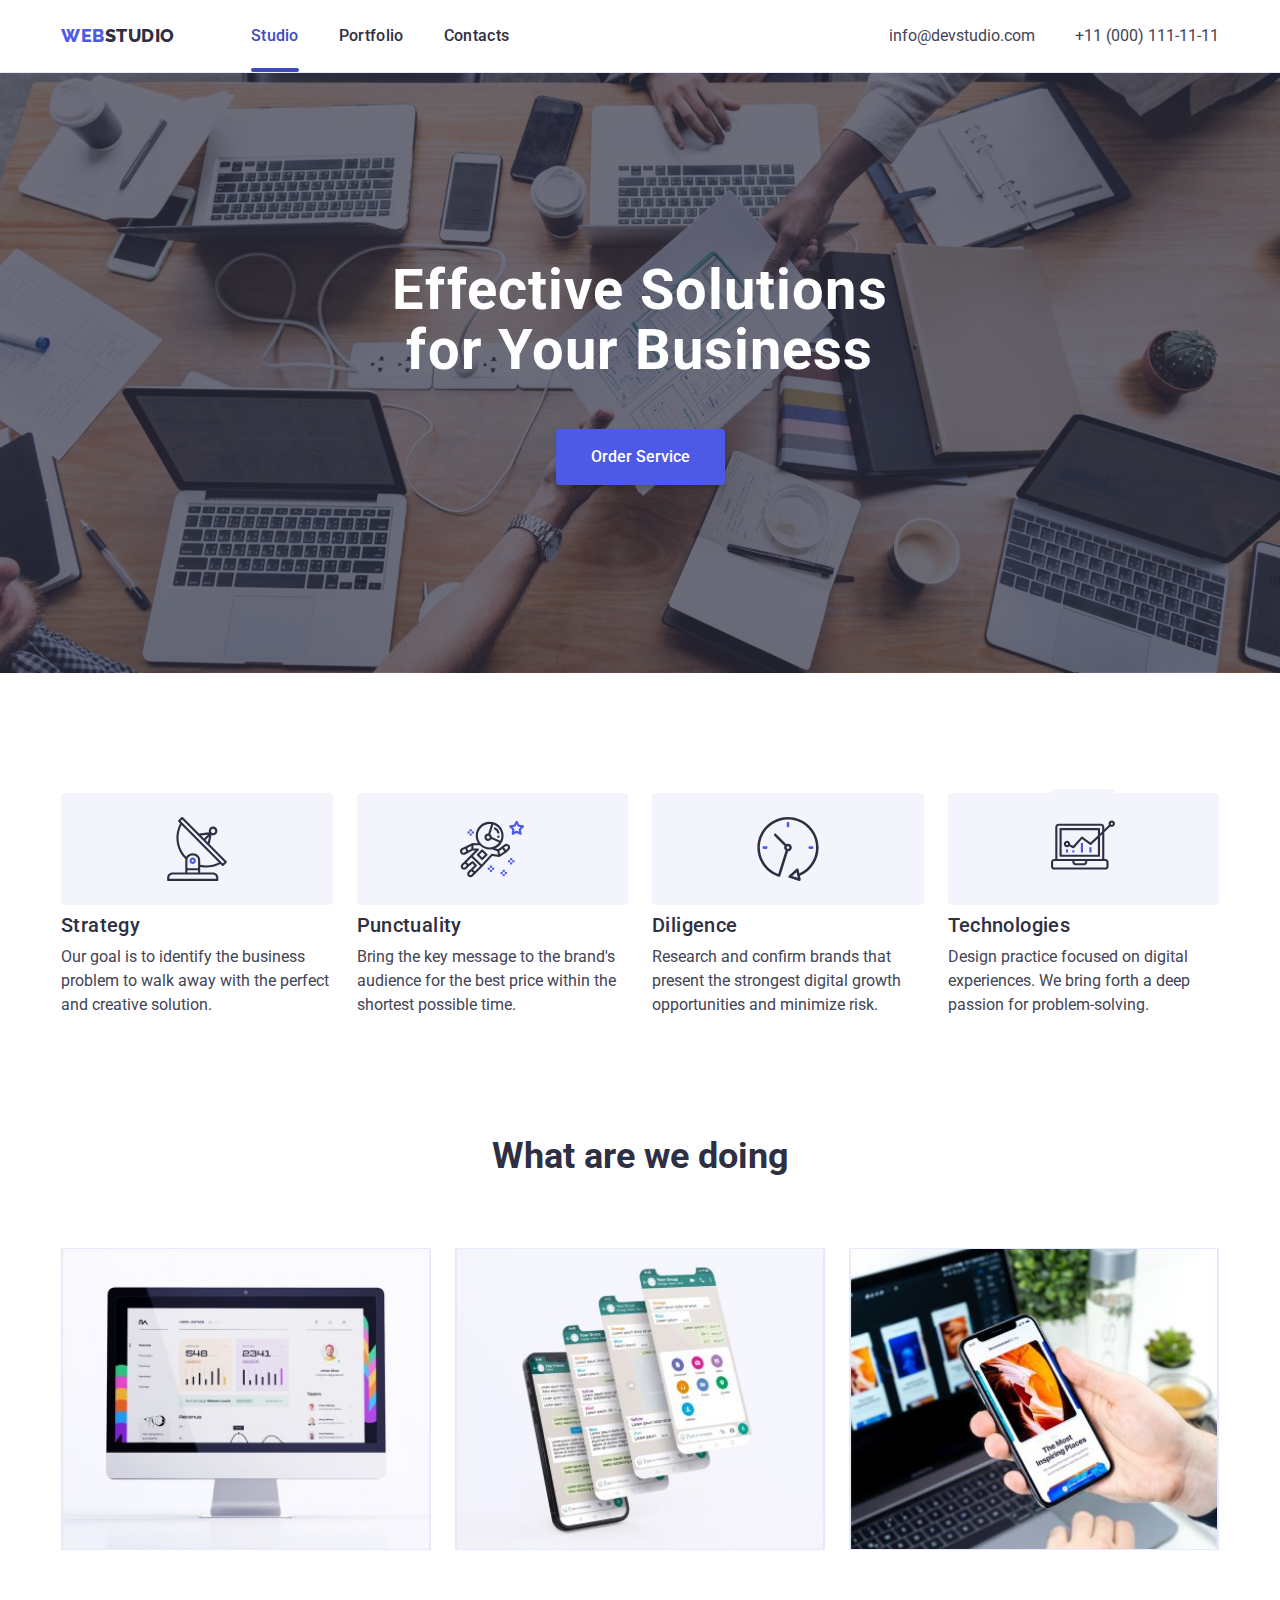
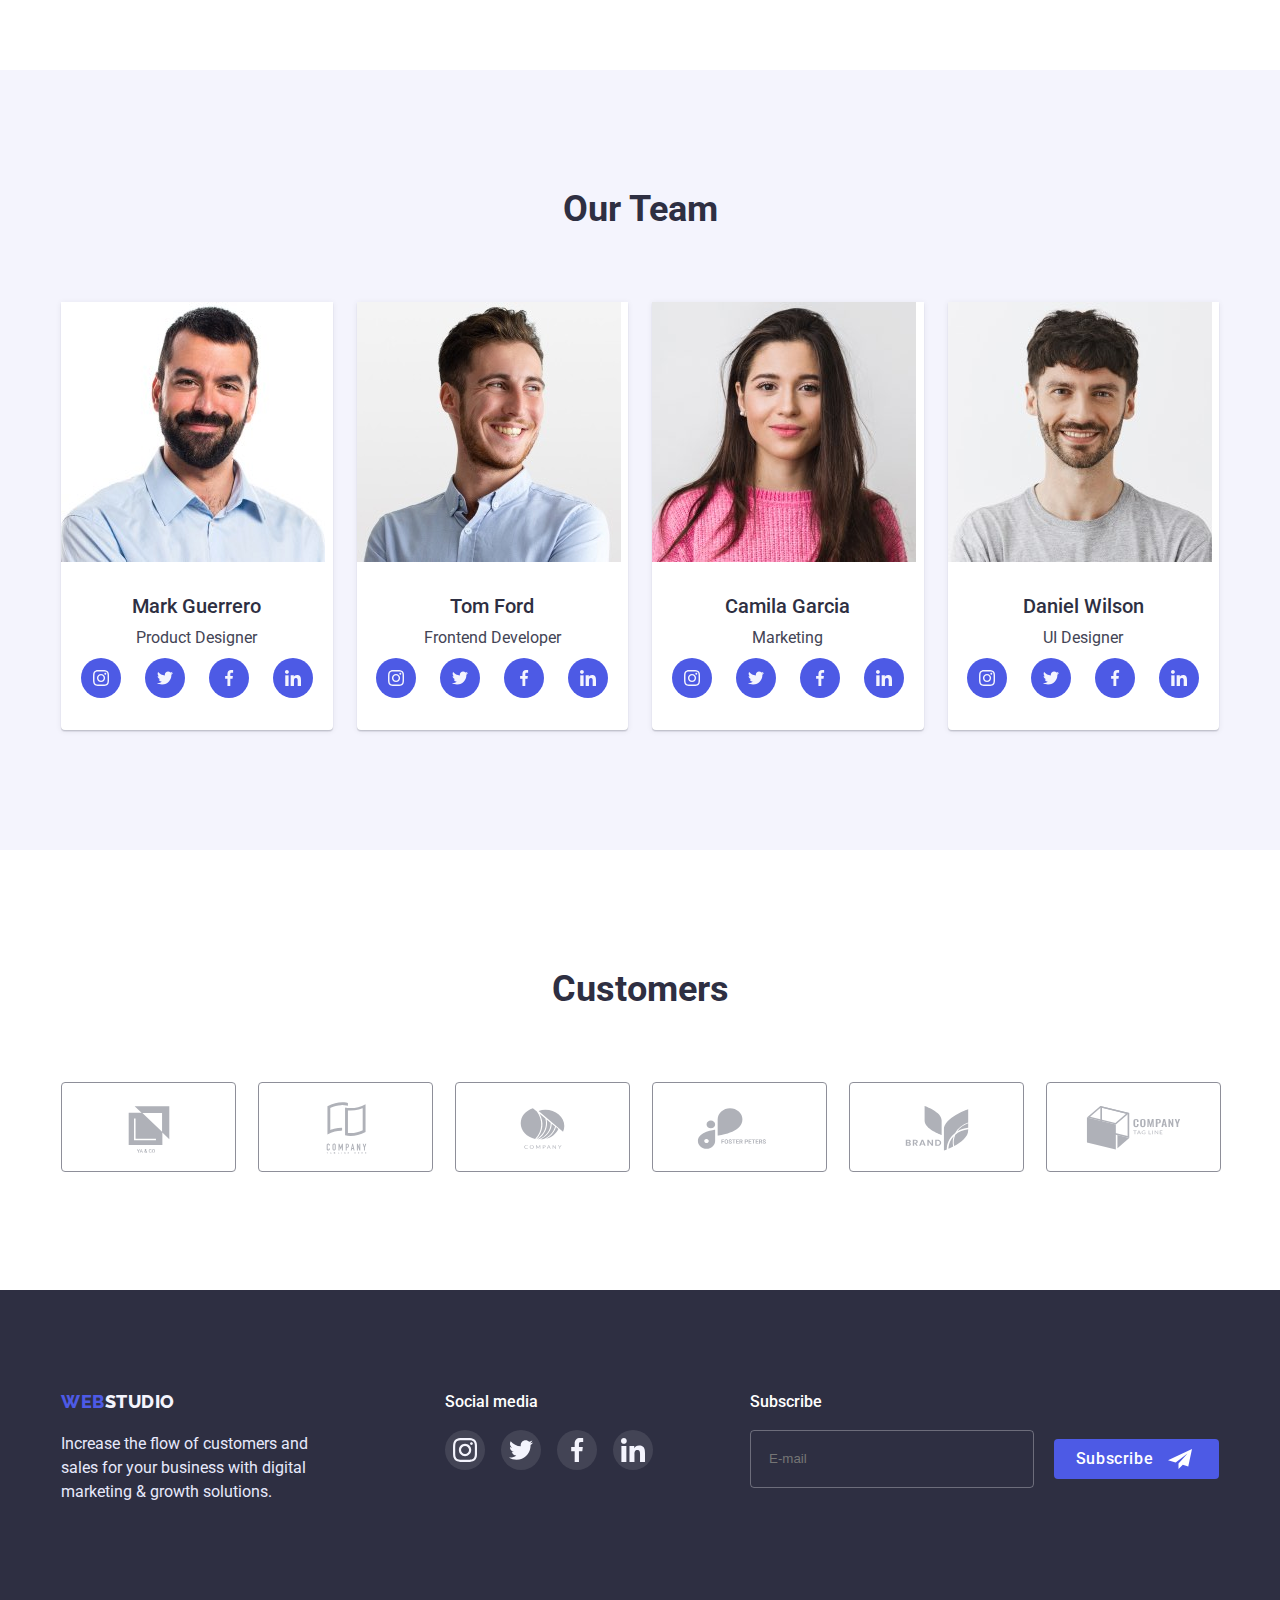
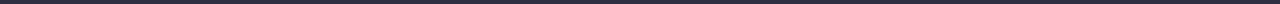
<file: index.html>
<!DOCTYPE html>
<html lang="en">
<head>
    <meta charset="UTF-8">
    <meta http-equiv="X-UA-Compatible" content="IE=edge">
    <meta name="viewport" content="width=device-width, initial-scale=1.0">
    <title>WebStudio</title>
 
    <!-- Fonts -->
    <link rel="preconnect" href="https://fonts.googleapis.com">
<link rel="preconnect" href="https://fonts.gstatic.com" crossorigin>
<link href="https://fonts.googleapis.com/css2?family=Raleway:wght@800&family=Roboto:wght@400;500;700&display=swap" 
rel="stylesheet"> 

    <!-- Styles -->
    <link rel="stylesheet" href="https://cdnjs.cloudflare.com/ajax/libs/modern-normalize/1.1.0/modern-normalize.min.css" 
    integrity="sha512-wpPYUAdjBVSE4KJnH1VR1HeZfpl1ub8YT/NKx4PuQ5NmX2tKuGu6U/JRp5y+Y8XG2tV+wKQpNHVUX03MfMFn9Q==" 
    crossorigin="anonymous" referrerpolicy="no-referrer" 
    />
    <link rel="stylesheet" href="./css/styles.css">
</head>
<body>

<header class="page-heder" >
<div class="container">
<div class="header-container">
<nav class="header-nav">
   <a href="./index.html" 
       class="logo-first">Web<span  
       class="logo-second">Studio</span>
   </a>     
    <ul class="header-menu">
          <li><a class="menu-studio" href="index.html">Studio</a></li>
          <li><a class="menu-nav" href="portfolio.html">Portfolio</a></li>
          <li><a class="menu-nav" href="">Contacts</a></li>
    </ul>
</nav>
 <address>
          <ul class="header-menu" >
              <li ><a class="box-address" href="mailto:info@devstudio.com">info@devstudio.com</a></li>
              <li ><a class="box-address" href="tel:+110001111111">+11 (000) 111-11-11</a></li>
          </ul>     
</address>
</div>
</div> 
</header>
<main>
<section class="hero-section"> 
  <div class="container">
   <h1 class="hero-title">Effective Solutions for Your Business</h1>
   <button  class="button" type="button" data-modal-open>Order Service</button>
  </div>
</section>  
<!-- 3 частина багато тексту -->  
<section class="section">
  <div class="container">
   <h2 class="studio">Studio</h2>
   <ul class="hero-uk">
         <li class="about-text">
           <div class="social-link">
               <svg class="image-svg">
                  <use href="./images/icons.svg#icon-antenna"></use>
               </svg>

           </div>
            <h3 class="section-subtitle">Strategy</h3>
            <p class="section-text">Our goal is to identify the business problem to walk away with the perfect and creative solution.</p>
         </li>
         <li class="about-text">
         <div class="social-link">
               <svg class="image-svg">
                  <use href="./images/icons.svg#icon-astronaut"></use>
               </svg>

            </div>
            <h3 class="section-subtitle">Punctuality</h3>
            <p class="section-text">Bring the key message to the brand's audience for the best price within the shortest possible time.</p>
         </li>
         <li class="about-text"> 
            <div class="social-link">
               <svg class="image-svg">
                  <use href="./images/icons.svg#icon-clock"></use>
               </svg>

            </div>
            <h3 class="section-subtitle">Diligence</h3>
            <p class="section-text">Research and confirm brands that present the strongest digital growth opportunities and minimize risk.</p>
         </li> 
         <li class="about-text">
            <div class="social-link">
            <a class="social-link">
               <svg class="image-svg">
                  <use href="./images/icons.svg#icon-diagram"></use>
               </svg>
            </a>
         </div>
            <h3 class="section-subtitle">Technologies</h3>
            <p class="section-text">Design practice focused on digital experiences. We bring forth a deep passion for problem-solving.</p>
         </li> 
      </ul>
   </div>
</section>
<section class="section-many-texst">
   <div class="container">
      <h2 class="slogan-images">What are we doing</h2>

      <ul class="picture list">
        <li class="images-comp"><img src="./images/img1.jpg" alt="Computer" width="360" height="300"></li>
        <li class="images-comp"><img src="./images/img2.jpg" alt="notification to the phone" width="360" height="300"></li>
        <li class="images-comp"><img src="./images/img3.jpg" alt="photo to phone" width="360" height="300"></li>
      </ul>
   </div>
</section>
<section class="page-aside">
   <div class="container">
    <h2 class="h-second-aside">Our Team</h2>
    <ul class="masters-list">
      <li class="box-aside">  
         <img class="foto-master" src="./images/team1.jpg" alt="img1" width="264" height="260" />
         <div class="master">
         <h3 class="team-aside">Mark Guerrero</h3>
            <p class="content-aside">Product Designer</p>
            <!-- социал сети -->
            <ul class="social-list">
               <li class="social-box">
                  <a class="link-soc" href="#">
                     <svg class="social-images">
                       <use href="./images/icons.svg#icon-instagram"></use> 
                     </svg>
                  </a>
               </li>
               <li class="social-box">
                  <a class="link-soc" href="#">
                     <svg class="social-images">
                       <use href="./images/icons.svg#icon-twitter"></use> 
                     </svg>
                  </a>
               </li>
               <li class="social-box">
                  <a class="link-soc" href="#">
                     <svg class="social-images">
                       <use href="./images/icons.svg#icon-facebook"></use> 
                     </svg>
                  </a>
               </li>
               <li class="social-box">
                  <a class="link-soc" href="#">
                     <svg class="social-images">
                       <use href="./images/icons.svg#icon-linkedin"></use> 
                     </svg>
                  </a>
               </li>
            </ul>
         </div>
      </li>
      <li class="box-aside">      
         <img class="foto-master" src="./images/team2.jpg" alt="img2" width="264" height="260" /> 
         <div class="master">
         <h3 class="team-aside">Tom Ford</h3> 
             <p class="content-aside">Frontend Developer</p>
            <ul class="social-list">
               <li class="social-box">
                  <a class="link-soc" href="#">
                     <svg class="social-images">
                        <use href="./images/icons.svg#icon-instagram"></use>
                     </svg>
                  </a>
               </li>
               <li class="social-box">
                  <a class="link-soc" href="#">
                     <svg class="social-images">
                        <use href="./images/icons.svg#icon-twitter"></use>
                     </svg>
                  </a>
               </li>
               <li class="social-box">
                  <a class="link-soc" href="#">
                     <svg class="social-images">
                        <use href="./images/icons.svg#icon-facebook"></use>
                     </svg>
                  </a>
               </li>
               <li class="social-box">
                  <a class="link-soc" href="#">
                     <svg class="social-images">
                        <use href="./images/icons.svg#icon-linkedin"></use>
                     </svg>
                  </a>
               </li>
            </ul>
          </div>
      </li>
      <li class="box-aside">    
         <img class="foto-master" src="./images/team3.jpg" alt=“img3” width="264" height="260" />
         <div class="master">
         <h3 class="team-aside">Camila Garcia</h3> 
             <p class="content-aside">Marketing</p>
            <ul class="social-list">
               <li class="social-box">
                  <a class="link-soc" href="#">
                     <svg class="social-images">
                        <use href="./images/icons.svg#icon-instagram"></use>
                     </svg>
                  </a>
               </li>
               <li class="social-box">
                  <a class="link-soc" href="#">
                     <svg class="social-images">
                        <use href="./images/icons.svg#icon-twitter"></use>
                     </svg>
                  </a>
               </li>
               <li class="social-box">
                  <a class="link-soc" href="#">
                     <svg class="social-images">
                        <use href="./images/icons.svg#icon-facebook"></use>
                     </svg>
                  </a>
               </li>
               <li class="social-box">
                  <a class="link-soc" href="#">
                     <svg class="social-images">
                        <use href="./images/icons.svg#icon-linkedin"></use>
                     </svg>
                  </a>
               </li>
            </ul>
          </div>
      </li>
      <li class="box-aside">
          <img class="foto-master" src="./images/team4.jpg" alt="img4" width="264" height="260" />
          <div class="master">
          <h3 class="team-aside">Daniel Wilson</h3>
             <p class="content-aside">UI Designer</p>
            <ul class="social-list">
               <li class="social-box">
                  <a class="link-soc" href="#">
                     <svg class="social-images">
                        <use href="./images/icons.svg#icon-instagram"></use>
                     </svg>
                  </a>
               </li>
               <li class="social-box">
                  <a class="link-soc" href="#">
                     <svg class="social-images">
                        <use href="./images/icons.svg#icon-twitter"></use>
                     </svg>
                  </a>
               </li>
               <li class="social-box">
                  <a class="link-soc" href="#">
                     <svg class="social-images">
                        <use href="./images/icons.svg#icon-facebook"></use>
                     </svg>
                  </a>
               </li>
               <li class="social-box">
                  <a class="link-soc" href="#">
                     <svg class="social-images">
                        <use href="./images/icons.svg#icon-linkedin"></use>
                     </svg>
                  </a>
               </li>
            </ul>
         </div>
      </li>
    </ul> 
   </div>   
</section>
<!-- customers  -->
<section class="section-meni-text">
<div class="container">
<h2 class="name-box">Customers</h2>

<ul class="list-customer">
<li class="box-custom">
   <a href class="link-cust" >
      <svg class="imag-cust">
         <use href="./images/icons.svg#icon-Logo-one"></use>
      </svg>
   </a>
</li>
<li class="box-custom">
   <a class="link-cust" href="#">
      <svg class="imag-cust">
         <use href="./images/icons.svg#icon-Logo-two"></use>
      </svg>
   </a>
</li>
<li class="box-custom">
   <a class="link-cust" href="#">
      <svg class="imag-cust">
         <use href="./images/icons.svg#icon-Logo-three"></use>
      </svg>
   </a>
</li>
<li class="box-custom">
   <a class="link-cust" href="#">
      <svg class="imag-cust">
         <use href="./images/icons.svg#icon-Logo-four"></use>
      </svg>
   </a>
</li>
<li class="box-custom">
   <a class="link-cust" href="#">
      <svg class="imag-cust">
         <use href="./images/icons.svg#icon-Logo-five"></use>
      </svg>
   </a>
</li>
<li class="box-custom">
   <a class="link-cust" href="#">
      <svg class="imag-cust">
         <use href="./images/icons.svg#icon-Logo-six"></use>
      </svg>
   </a>
</li>

</ul>
</div>
</section>
</main>
          <!-- Baner -->
  <footer class="page-footer">
   <div class="container footer">
      <div class="future-title">
    <a href="./index.html" 
    class="logo-first">Web<span  
    class="logo-third">Studio</span></a>     
     <p class="footer-slogan">Increase the flow of customers and sales 
        for your business with digital marketing & growth solutions.
      </p>  
   </div> 

  

   <div class="footer-media">
   <h3 class="social-word">Social media</h3>
   <ul class="box-media">
      <li class="social-media">
         <a class="link-media" href="#">
            <svg class="imag-media">
               <use href="./images/icons.svg#icon-instagram"></use>
            </svg>
         </a>
      </li>
      <li class="social-media">
         <a class="link-media" href="#">
            <svg class="imag-media">
               <use href="./images/icons.svg#icon-twitter"></use>
            </svg>
         </a>
      </li>
      <li class="social-media">
         <a class="link-media" href="#">
            <svg class="imag-media">
               <use href="./images/icons.svg#icon-facebook"></use>
            </svg>
         </a>
      </li>
      <li class="social-media">
         <a class="link-media" href="#">
            <svg class="imag-media">
               <use href="./images/icons.svg#icon-linkedin"></use>
            </svg>
         </a>
      </li>
   </ul>
   </div>
   
   <!-- Subscribe   -->


   <form class="subtitle-box" name="subscribe">
      <h3 class="subtitle-footer">Subscribe</h3>
                                     
      <div class="box-button-sub">
     <input class="content-email" type="email" name="users-email" id="users-email" placeholder="E-mail" required />
         <button type="submit" class="button-subs">Subscribe
            <svg class="telegram">
               <use href="./images/icons.svg#icon-frame"></use>
            </svg>
         </button>
         </div>
   
   </form>
   </div>
    

  </footer>
  <!-- modal  -->

 
  <div class="backdrop is-hidden" data-modal>
   <div class="modal">
      <button class="modal-close" type="button" data-modal-close>
      <svg class="icon-close" width="8" height="8">
       <use href="./images/icons.svg#icon-close-black"></use>
      </svg>
      </button>
      

<div class="your-contact">
   <h2 class="box-contact">
      Leave your contacts and we will call you back
   </h2>
</div>

<form class="form">


   <label class="form-label-name" for="user-name">
   <span class="span-contact">Name</span>
   <div class="input-form">
      <input class="content" type="text" name="user-name" id="user-name" required autofocus />
      <svg class="icon-form" width="18" height="24px">
         <use href="./images/icons.svg#icon-person-black"></use>
      </svg>
   </div>
</label>


   <label class="form-label-phone" for="user-phone">
      <span class="span-contact">Phone</span>
   <div class="input-form">
      <input class="content" type="tel" name="user-phone" id="user-phone" required />
      <svg class="icon-form" width="18" height="24px">
         <use href="./images/icons.svg#icon-phone-black"></use>
      </svg>
   </div>
   </label>


   <label class="form-label-email" for="user-email">
      <span class="span-contact">Email</span>
   <div class="input-form">
      <input class="content" type="email" name="user-email" id="user-email" required />
      <svg class="icon-form" width="18" height="24px">
         <use href="./images/icons.svg#icon-email-black"></use>
      </svg>
   </div>
   </label>

   <label class="form-label-coment" for="user-coment">
      <span class="span-contact">Comment</span>
   <textarea class="form-input" name="user-coment" id="user-coment" placeholder="Text input"></textarea>
</label>
  

   <div class="privacy-policy">
      <input class="visually-hidden-pol visually-hidden" type="checkbox" name="privacy-policy" value="privacy-policy"
         id="privacy-policy" required />

      <label for="privacy-policy" class="type-polic">
      <span>I accept the terms and conditions of the <a class="priv-pol" href="">Privacy Policy</a>
      </span></label>
   </div>


   <div class="button-coment">
      <button type="submit" class="btn-form">Send</button>
   </div>

</form>
</div>
</div>

      
  <script src="./js/modal.js"></script>
 </body>
</html>
</file>
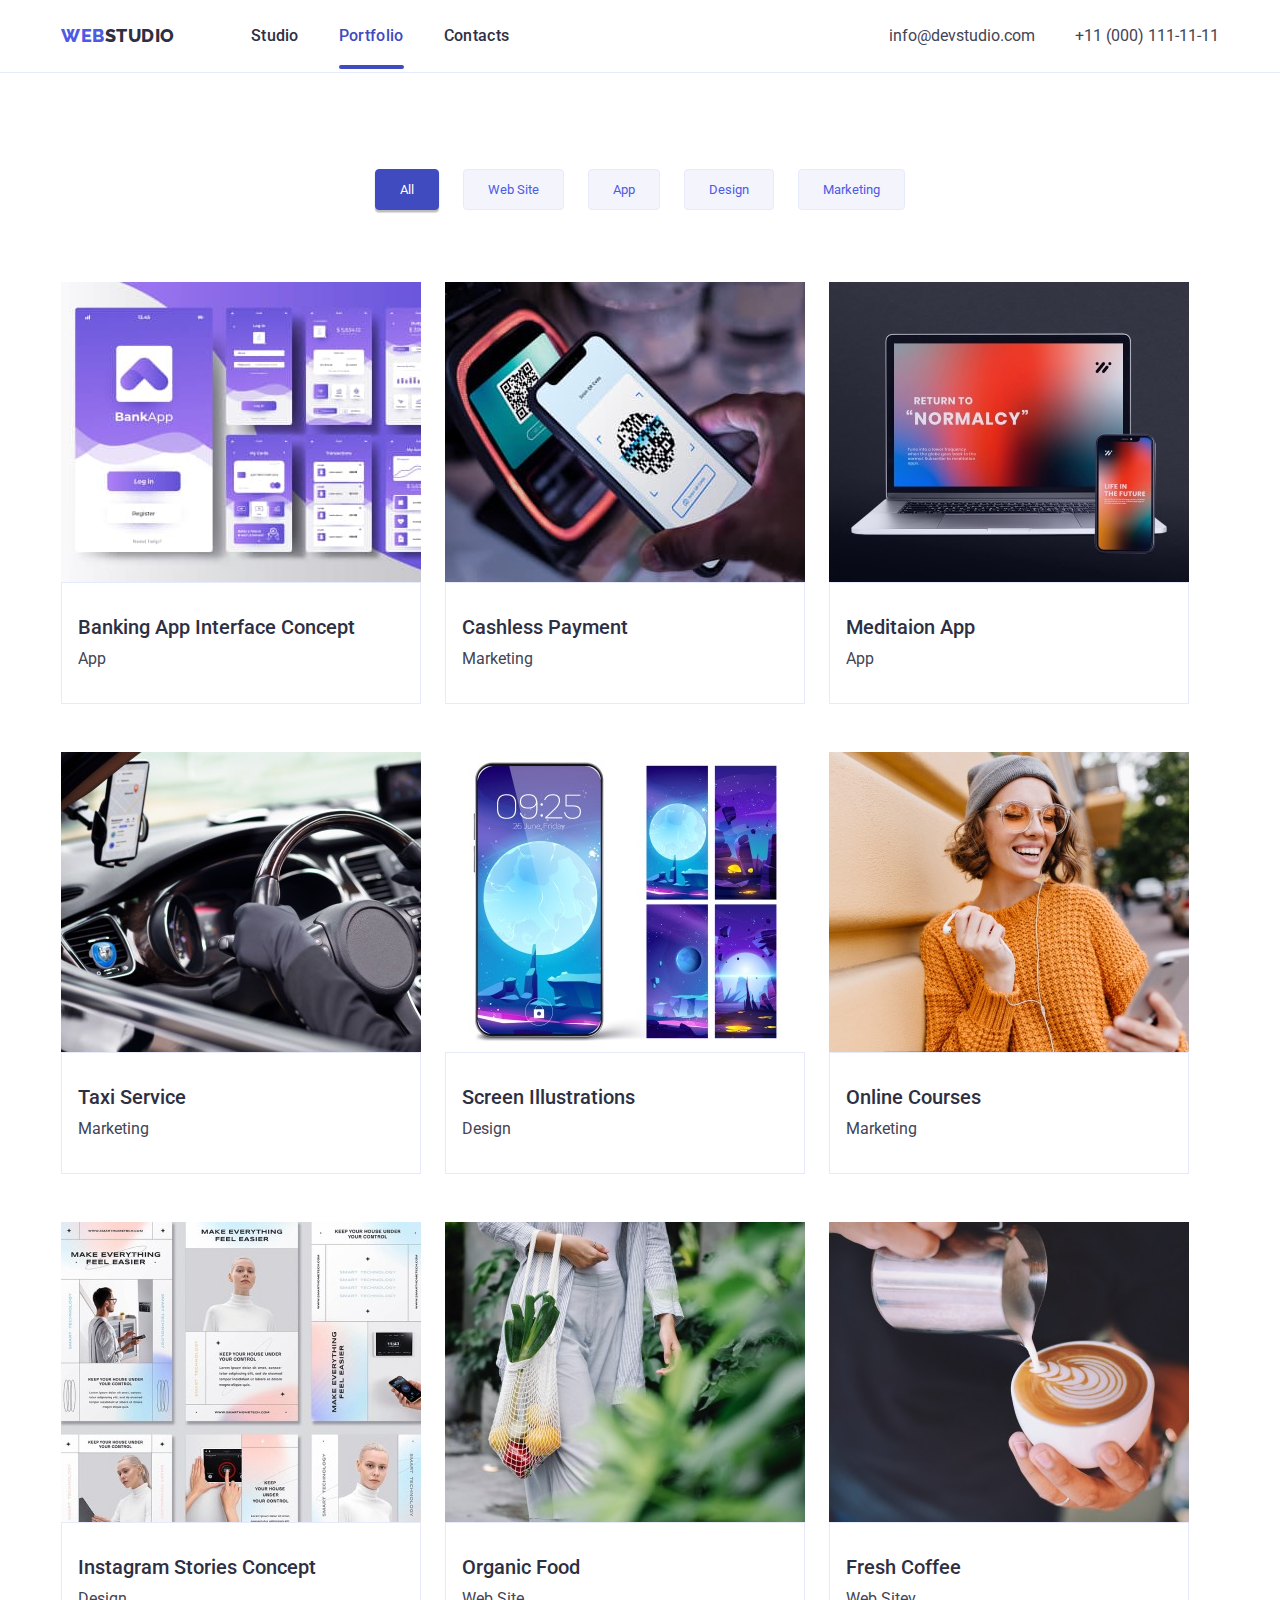
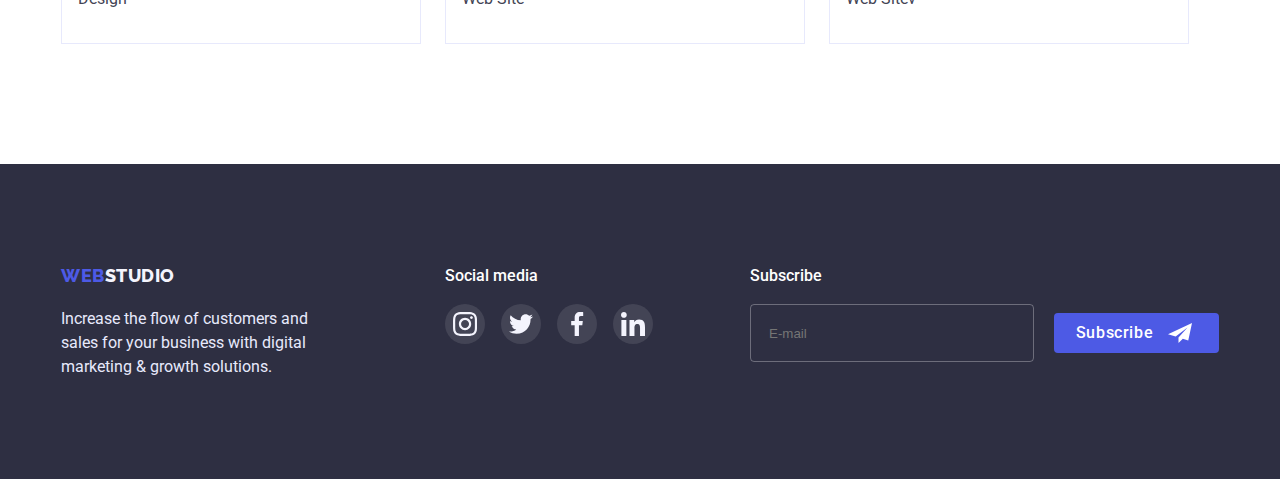
<file: portfolio.html>
<!DOCTYPE html>
<html lang="en">
<head>
    <meta charset="UTF-8">
    <meta http-equiv="X-UA-Compatible" content="IE=edge">
    <meta name="viewport" content="width=device-width, initial-scale=1.0">
    <title>WebStudio</title>

    <!-- Fonts -->
    <link rel="preconnect" href="https://fonts.googleapis.com">
<link rel="preconnect" href="https://fonts.gstatic.com" crossorigin>
<link href="https://fonts.googleapis.com/css2?family=Raleway:wght@800&family=Roboto:wght@400;500;700&display=swap" 
rel="stylesheet">
 
    <!-- Styles -->
    <link rel="stylesheet" href="https://cdnjs.cloudflare.com/ajax/libs/modern-normalize/1.1.0/modern-normalize.min.css" 
    integrity="sha512-wpPYUAdjBVSE4KJnH1VR1HeZfpl1ub8YT/NKx4PuQ5NmX2tKuGu6U/JRp5y+Y8XG2tV+wKQpNHVUX03MfMFn9Q==" 
    crossorigin="anonymous" referrerpolicy="no-referrer" 
    />
    <link rel="stylesheet" href="./css/styles.css">
</head>
<body>

      <header class="page-heder" >
     <div class="container">
     <div class="header-container">
      <nav class="header-nav">
         <a href="./index.html" 
         class="logo-first">Web<span  
         class="logo-second">Studio</span>
      </a>     
         <ul class="header-menu">
            <li><a class="site-nav" href="index.html">Studio</a></li>
            <li><a class="site-nav-portfolio" href="portfolio.html">Portfolio</a></li>
            <li><a class="site-nav" href="">Contacts</a></li>
         </ul>
        </nav>
        <address>
            <ul class="header-menu">
                <li ><a class="box-address" href="mailto:info@devstudio.com">info@devstudio.com</a></li>
                <li ><a class="box-address" href="tel:+110001111111">+11 (000) 111-11-11</a></li>
            </ul>
        </address>
      </div>
      </header>
<main>
    <section class="portfolio-main">
      <div class="container">
     <h1 class="hero-port">portfolio</h1>
    <ul class="portfolio-content">
      <li class="button-shadow">
      <button class="button-port-all" type="button">All</button>  
    </li>
    <li class="button-shadow">
      <button class="button-port" type="button">Web Site</button>   
    </li>
    <li class="button-shadow">
      <button class="button-port" type="button">App</button>   
    </li>
    <li class="button-shadow">
      <button class="button-port" type="button">Design</button>
    </li>
    <li class="button-shadow">
      <button class="button-port" type="button">Marketing</button>
    </li>
    </ul>
    
    <ul class="picture-port">
      <li class="box-aside-port">
        <a href="#" class="program">
          <div class="master-images">
        <img class="foto-program" src="./images/img banking.jpg" alt="banking">
        <div class="master-description">
          <p class="text">
          14 Stylish and User-Friendly App Design Concepts · 
          Task Manager App · Calorie Tracker App · 
          Exotic Fruit Ecommerce App ·
          Cloud Storage App
          </p>
        </div>
        </div>
        <div class="program-pad">
         <h2 class="box-content-port">Banking App Interface Concept</h2>
         <p class="box-desc-port">App</p>
        </div>
      </a>
      </li>
      <li class="box-aside-port">
        <a href="#" class="program">
          <div class="master-images">
        <img class="foto-program" src="./images/img cashless.jpg" alt="cashless">
        <div class="master-description">
          <p class="text">
            14 Stylish and User-Friendly App Design Concepts ·
            Task Manager App · Calorie Tracker App ·
            Exotic Fruit Ecommerce App ·
            Cloud Storage App
          </p>
        </div>
        </div>
        <div class="program-pad">
         <h2 class="box-content-port">Cashless Payment</h2>
         <p class="box-desc-port">Marketing</p>
        </div>
      </a>
      </li>
      <li class="box-aside-port">
        <a href="#" class="program">
          <div class="master-images">
        <img class="foto-program" src="./images/img meditaion.jpg" alt="meditaion">
        <div class="master-description">
          <p class="text">
            14 Stylish and User-Friendly App Design Concepts ·
            Task Manager App · Calorie Tracker App ·
            Exotic Fruit Ecommerce App ·
            Cloud Storage App
          </p>
        </div>
        </div>
        <div class="program-pad">
         <h2 class="box-content-port">Meditaion App</h2>
         <p class="box-desc-port">App</p>
        </div>
      </a>
      </li> 
      <li class="box-aside-port">
        <a href="#" class="program">
          <div class="master-images">
        <img class="foto-program" src="./images/img taxi.jpg" alt="taxi">
        <div class="master-description">
          <p class="text">
            14 Stylish and User-Friendly App Design Concepts ·
            Task Manager App · Calorie Tracker App ·
            Exotic Fruit Ecommerce App ·
            Cloud Storage App
          </p>
        </div>
        </div>
        <div class="program-pad">
         <h2 class="box-content-port">Taxi Service</h2>
         <p class="box-desc-port">Marketing</p>  
        </div>  
      </a>
      </li>
      <li class="box-aside-port">
        <a href="#" class="program">
          <div class="master-images">
        <img class="foto-program" src="./images/img screen.jpg" alt="screen">
        <div class="master-description">
          <p class="text">
            14 Stylish and User-Friendly App Design Concepts ·
            Task Manager App · Calorie Tracker App ·
            Exotic Fruit Ecommerce App ·
            Cloud Storage App
          </p>
        </div>
        </div>
        <div class="program-pad">
          <h2 class="box-content-port">Screen Illustrations</h2>
          <p class="box-desc-port">Design</p>
        </div>
      </a>
      </li>
      <li class="box-aside-port">
        <a href="#" class="program">
          <div class="master-images">
        <img class="foto-program" src="./images/img courses.jpg" alt="courses">
        <div class="master-description">
          <p class="text">
            14 Stylish and User-Friendly App Design Concepts ·
            Task Manager App · Calorie Tracker App ·
            Exotic Fruit Ecommerce App ·
            Cloud Storage App
          </p>
        </div>
        </div>
        <div class="program-pad">
          <h2 class="box-content-port">Online Courses</h2>
          <p class="box-desc-port">Marketing</p>
        </div>
      </a>
      </li>
      <li class="box-aside-port">
        <a href="#" class="program">
          <div class="master-images">
        <img class="foto-program" src="./images/img instagram.jpg" alt="instagram">
        <div class="master-description">
          <p class="text">
            14 Stylish and User-Friendly App Design Concepts ·
            Task Manager App · Calorie Tracker App ·
            Exotic Fruit Ecommerce App ·
            Cloud Storage App
          </p>
        </div>
        </div>
        <div class="program-pad">
           <h2 class="box-content-port">Instagram Stories Concept</h2>
           <p class="box-desc-port">Design</p>
          </div>
        </a>
      </li>
      <li class="box-aside-port">
        <a href="#" class="program">
          <div class="master-images">
        <img class="foto-program" src="./images/img food.jpg" alt="food">
        <div class="master-description">
          <p class="text">
            14 Stylish and User-Friendly App Design Concepts ·
            Task Manager App · Calorie Tracker App ·
            Exotic Fruit Ecommerce App ·
            Cloud Storage App
          </p>
        </div>
        </div>
        <div class="program-pad">
           <h2 class="box-content-port">Organic Food</h2>
           <p class="box-desc-port">Web Site</p>
          </div>
        </a>
      </li>
      <li class="box-aside-port">
        <a href="#" class="program">
          <div class="master-images">
        <img class="foto-program" src="./images/img coffee.jpg" alt="coffee">
        <div class="master-description">
          <p class="text">
            14 Stylish and User-Friendly App Design Concepts ·
            Task Manager App · Calorie Tracker App ·
            Exotic Fruit Ecommerce App ·
            Cloud Storage App
          </p>
        </div>
        </div>
        <div class="program-pad">
          <h2 class="box-content-port">Fresh Coffee</h2>
          <p class="box-desc-port">Web Sitev</p>
        </div>
      </a>
      </li>
    </ul>

  </div>
    </section>
  
</main>
          <!-- Baner -->
  <footer class="page-footer">    
    <div class="container footer"> 
      <div class="future-title"> 
   <a href="./index.html" 
   class="logo-first">Web<span  
   class="logo-third">Studio</span></a>     
     <p class="footer-slogan">Increase the flow of customers and 
      sales for your business with digital marketing
       & growth solutions.
      </p> 
      </div>
      <div class="footer-media">
        <h3 class="social-word">Social media</h3>
        <ul class="box-media">
          <li class="social-media">
            <a class="link-media" href="#">
              <svg class="imag-media">
                <use href="./images/icons.svg#icon-instagram"></use>
              </svg>
            </a>
          </li>
          <li class="social-media">
            <a class="link-media" href="#">
              <svg class="imag-media">
                <use href="./images/icons.svg#icon-twitter"></use>
              </svg>
            </a>
          </li>
          <li class="social-media">
            <a class="link-media" href="#">
              <svg class="imag-media">
                <use href="./images/icons.svg#icon-facebook"></use>
              </svg>
            </a>
          </li>
          <li class="social-media">
            <a class="link-media" href="#">
              <svg class="imag-media">
                <use href="./images/icons.svg#icon-linkedin"></use>
              </svg>
            </a>
          </li>
        </ul>
      </div>
       
       <!-- Subscribe -->
      <form class="subtitle-box" name="subscribe">
        <h3 class="subtitle-footer">Subscribe</h3>
      
        <div class="box-button-sub">
          <input class="content-email" type="email" name="users-email" id="users-email" placeholder="E-mail" required />
          <button type="submit" class="button-subs">Subscribe
            <svg class="telegram">
              <use href="./images/icons.svg#icon-frame"></use>
            </svg>
          </button>
        </div>
        </span>
      
      </form>
  
      </div>
    </div>
  </div>  


  </footer>
 </body>
</html>
</file>
<file: css/styles.css>
:root {
--color-primary: #2E2F42;
--color-secondary: #434455;
--color-inverted: #FFFFFF;
--color-button: #4D5AE5;
--color-page: #E7E9FC;
--color-hover: #404BBF;
--color-team: #F4F4FD;
--color-social: #31D0AA;
}
 
body {
background-color: var(--color-inverted);
font-family: 'Roboto', sans-serif;
font-size: 16px;
line-height: 1.5;
color: var(--color-secondary);
}

.list {
list-style: none;
margin: 0;
padding: 0;
}

* {
margin: 0;
padding: 0;
}

.visually-hidden {
position: absolute;
width: 1px;
height: 1px;
margin: -1px;
padding: 0;
overflow: hidden;
border: 0;
clip: rect(0 0 0 0);
}

p,
h1,
h2,
h3,
h4 {
margin-top: 0;
}

img {
object-fit: cover;
}

/*  Верхня головна    */
.header-menu {
gap: 40px;
display: flex;
margin: 0;
padding: 0;
list-style:none;
}

.page-heder{
border-bottom: 1px solid var(--color-page);
background: var(--color-inverted);
display: block;
}

.header-container {
display: flex;
align-items: center;
}

.header-nav {
display: flex;
align-items: center;
flex-grow: 1;
gap: 76px;
}

.logo-first {
font-family: 'Raleway' ,sans-serif;
font-style: normal;
font-weight: 800;
font-size: 18px;
line-height: 1.3;
color: var(--color-button);
text-decoration: none;
text-transform: uppercase;
letter-spacing: 0.03em
}

.logo-second {
margin-bottom: 24px;
font-family: 'Raleway' ,sans-serif;
font-style: normal;
font-weight: 800;
font-size: 18px;
line-height: 1.3;
color: var(--color-primary);
text-decoration: none;
text-transform: uppercase;
letter-spacing: 0.03em;
}

.menu-nav {
font-family: 'Roboto',sans-serif;
font-style: normal;
font-weight: 500;
font-size: 16px;
line-height: 1.5;
letter-spacing: 0.02em;
color: var(--color-primary);
text-decoration: none;
list-style: none;
padding: 24px 0;
display: block;
transition: color 250ms cubic-bezier(0.4, 0, 0.2, 1);
}

.menu-studio::after {
width: 100%;
height: 4px;
background-color: #404BBF;
border-radius: 2px;
content: '';
display: block;
position: absolute;
bottom: 0;
}

.menu-studio {
position: relative;
font-weight: 500;
font-size: 16px;
line-height: 1.5;
letter-spacing: 0.02em;
color: var(--color-hover);
text-decoration: none;
padding: 24px 0;
display: block;
transition: color 250ms cubic-bezier(0.4, 0, 0.2, 1);
}

.menu-nav:hover{
 color: var(--color-hover);
}    

/*  Container  */
.container {
width: 100%;
max-width: 1158px;
margin-left: auto;
margin-right: auto;
padding-left: 15px;
padding-right: 15px;
}

.box-address {
padding-bottom: 24px;
font-family: 'Roboto',sans-serif;
font-style: normal;
line-height: 1.5;
font-weight: 400;
font-size: 16px;
text-decoration: none;
color: var(--color-secondary);
padding-top: 24px;
display: block;
transition: color 250ms cubic-bezier(0.4, 0, 0.2, 1);
}

.box-address:hover {
color: var(--color-hover);
}

/*  2 частина з кнопкою   */
.hero-section {
background-color: var(--color-secondary);
background-image:  linear-gradient(rgba(46, 47, 66, 0.7), rgba(46, 47, 66, 0.7)), url(../images/people-office\ 1.jpg);
background-repeat: no-repeat;
background-position: center;
background-size: cover;
padding-top: 188px;
padding-bottom: 188px;
text-align: center;
margin: 0 auto;
max-width: 1440px;
margin: 0 auto;
max-width: 1440px;
}

.hero-title {
max-width: 496px;
margin: 0 auto 48px;
text-align: center;
font-weight: 700;
font-size: 56px;
line-height: 1.07;
color: var(--color-inverted);
letter-spacing: 0.02em;
}

.button {
width: 169px;
height: 56px;
font-size: 16px;
line-height:1.5;
border-radius: 4px;
font-weight: 500;
color:  var(--color-inverted);
box-shadow: 0px 4px 4px 0 rgba(0, 0, 0, 0.15);
background: var(--color-button);
cursor: pointer;
border: none;
font-family: inherit;
transition: background-color 250ms;
}

.button:hover {
background-color: var(--color-hover);
}
 
/*  section  */
.section {
padding-top: 120px;
margin: 0;
}

.section-many-texst{
padding-bottom: 120px;
padding-top: 120px;
margin: 0;
}


/*  3 частина багато тексту  */
.about-text {
flex-basis: calc((100% - 72px) / 4);
}

.section-subtitle {
margin-bottom: 8px;
font-style: normal;
font-weight: 500;
font-size: 20px;
letter-spacing: 0.02em;
line-height: 1.2;
color: var(--color-primary);
}

.section-text {
margin-bottom: 0px;
font-family: 'Roboto';
font-style: normal;
font-weight: 400;
font-size: 16px;
line-height: 1.5;
color: var(--color-secondary);
} 

.hero-uk {
gap: 24px;
display: flex;
margin: 0;
padding: 0;
list-style: none;
}

.studio {
display: none;
}

.image-svg {
width: 64px;
height: 64px;
}

.social-link {
display: flex;
height: 112px;
background-color: var(--color-team);
border-radius: 4px;
justify-content: center;
align-items: center;
margin-bottom: 8px;
}

/* 4 фото і що ми робимо  */
.picture { 
align-items: center;
display: flex;
gap: 24px;
list-style: none;
padding-left: 0px;
}

.images-comp img {
width: 100%;
height: 100%;
}

.slogan-images {
text-align: center;
margin-bottom: 72px;
font-family: 'Roboto',sans-serif;
font-style: normal;
font-weight: 700;
font-size: 36px;
line-height: 1.1;
color: var(--color-primary);
}

.images-comp {
flex-basis: calc((100% - 48px) / 3);
display: block;
max-width: 100%;
border: 1px solid var(--color-page);
width: 360px;
height: 300px;
}

/*  5 робочі   */
.team-aside {
margin-bottom: 8px;
font-family: 'Roboto',sans-serif;
font-style: normal;
font-weight: 500;
font-size: 20px;
line-height: 1.2;
color: var(--color-primary);
}

.content-aside {
font-family: 'Roboto';
font-style: normal;
font-weight: 400;
font-size: 16px;  
line-height: 1.5;  
color: var(--color-secondary);
margin-bottom: 0px;
}

.foto-master {
display: block;
max-width: 100%;
}

.h-second-aside {
text-align: center;
margin: 0 auto 72px;
margin-bottom: 72px;
font-family: 'Roboto',sans-serif;
font-style: normal;
font-weight: 700;
font-size: 36px;
line-height: 1.1;
color: var(--color-primary);
}

.masters-list{
display: flex;
gap: 24px;
margin: 0;
padding: 0;
}

.page-aside {
padding-top: 120px;
padding-bottom: 120px;
background-color:var(--color-team);
}

.master {
text-align: center;
padding: 32px 16px 32px 16px;

}

.box-aside {
flex-basis: calc((100% - 72px) / 4);
background: var(--color-inverted);
list-style-type: none;
border-radius:0px 0px 4px 4px;
box-shadow: 0 2px 1px 0 rgba(46, 47, 66, 0.08), 
0 1px 1px 0 rgba(46, 47, 66, 0.16),
 0 1px 6px 0 rgba(46, 47, 66, 0.08);
}

/*  социал сети   */
.social-list {
margin-top: 8px;
padding-left: 0;
list-style: none;
display: flex;
gap: 24px;
justify-content: center;
}

.social-box {
width: 40px;
height: 40px;
}

.social-images {
width: 16px;
height: 16px;
fill: var(--color-team);
}

.link-soc {
display: flex;
align-items: center;
justify-content: center;
width: 100%;
height: 100%;
background-color: var(--color-button);
border-radius: 50%;
transition: background-color 250ms cubic-bezier(0.4, 0, 0.2, 1);
}
 
.link-soc:hover {
background-color: var(--color-hover);
}


/*  customers  */

.name-box {
text-align: center;
margin-bottom: 72px;
font-family: 'Roboto',sans-serif;
font-style: normal;
font-weight: 700;
font-size: 36px;
line-height: 1.1;
color: var(--color-primary);
}

.list-customer {
list-style: none;
display: flex;
justify-content: center;
gap: 24px;
margin: 0;
padding: 0;
}

.box-custom {
height: 88px;
flex-basis: calc((100% - 120px) / 6);
}

.link-cust {
display: flex;
align-items: center;
justify-content: center;
width: 100%;
height: 100%;
border: 1px solid #8E8F99;
border-radius: 4px;
transition: border-color 250ms cubic-bezier(0.4, 0, 0.2, 1);
}

.link-cust:hover {
border-color: var(--color-hover);
border: 1px solid var(--color-hover);
}

.imag-cust {
width: 104px;
height: 56px;
fill: #AFB1B8;
transition: fill 250ms cubic-bezier(0.4, 0, 0.2, 1);
}


.link-cust:hover .imag-cust{
fill: var(--color-hover);
}

.section-meni-text {
padding-top: 120px;
margin: 0;
padding-bottom: 120px;
}
    
/*  6  кінець головної  */

.container.footer {
display: flex;

}


.page-footer {
padding-top: 100px;
padding-bottom: 100px;
 background-color: var(--color-primary);
}

.logo-third {
margin-bottom: 16px;
font-family: 'Raleway' ,sans-serif;
font-style: normal;
font-weight: 800;
font-size: 18px;
color: var(--color-team);
text-decoration: none;
text-transform: uppercase;
letter-spacing: 0.03em;
}

.footer-slogan {
margin-top: 17.5px;
margin-bottom: 0px;
color: var(--color-page);
}

.future-title{
max-width: 264px;
}

.social-word {
font-family: 'Roboto',sans-serif;
font-style: normal;
font-weight: 500;
font-size: 16px;
line-height: 1.5;
color: var(--color-inverted);
margin-top: 0px;
margin-bottom: 16px;
}

.footer-media {
margin-left: 120px;
}

.box-media {
margin-top: 0;
margin-bottom: 0;
padding-left: 0px;
list-style: none;
display: flex;
gap: 16px;
justify-content: center;
}

.social-media {
width: 40px;
height: 40px;
}

.imag-media {
width: 24px;
height: 24px;
fill: var(--color-team);
}

.link-media {
display: flex;
align-items: center;
justify-content: center;
width: 100%;
height: 100%;
background-color: rgba(255, 255, 255, 0.1);
border-radius: 50%;
transition: background-color 250ms cubic-bezier(0.4, 0, 0.2, 1);
}

.link-media:hover {
background-color: var(--color-social);
}

/* Subscribe */

.subtitle-box {
display: flex;
flex-direction: column;
margin-left: auto;
}

.subtitle-footer {
font-family: 'Roboto';
font-style: normal;
font-weight: 500;
font-size: 16px;
line-height: 1.5;
color: #FFFFFF;
margin-bottom: 16px;
}

.contein-subsc {
display: flex;
}

.content-email {
width: 264px;
height: 40px;
padding: 8px 0 8px 18px;
margin-left: 0;
border-radius: 4px;
border: 1px solid rgba(255, 255, 255, 0.3);
background-color: transparent;
color: var(--color-inverted);
margin-right: 20px;
}

.content-email:focus {
outline: none;
border: 1px solid var(--color-button);
}


.button-subs {
display: flex;
align-items: center;
justify-content: center;
fill: #F4F4FD;
font-family: 'Roboto';
font-size: 16px;
font-weight: 500;
line-height: 1.5;
letter-spacing: 0.04em;
color: #fff;
background-color: #4D5AE5;
width: 165px;
height: 40px;
border-radius: 4px;
border: none;
cursor: pointer;
transition-property: background-color;
transition-duration: 250ms;
transition-timing-function: cubic-bezier(0.4, 0, 0.2, 1);
}

.button-subs:hover {
background-color: var(--color-hover);
}

.email-sub{
position: absolute;
color: #E7E9FC;
}


.telegram {
width: 34px;
height: 24px;
padding-left: 10px;
display: inline-block;
fill: var(--color-inverted);
}

.box-button-sub {
width: 100%;
 display: flex;
 align-items: center;
}

.subscribe {
display: flex;
align-items: flex-start;
gap: 24px;
}

/*  Portfolio початок   */
.site-nav-portfolio {
position: relative;
padding: 24px 0;
margin-bottom: 24px;
font-family: 'Roboto',sans-serif;
font-style: normal;
text-decoration: none;
font-weight: 500;
font-size: 16px;
line-height: 1.5;
letter-spacing: 0.02em;
color: var(--color-hover);
text-decoration: none;
list-style: none;  
}

.site-nav-portfolio::after {
width: 100%;
height: 4px;
background-color: #404BBF;
border-radius: 2px;
content: '';
display: block;
position: absolute;
bottom: 0;
}

.site-nav {
padding: 24px 0;
margin-bottom: 24px;
font-family: 'Roboto',sans-serif;
font-style: normal;
text-decoration: none;
font-weight: 500;
font-size: 16px;
line-height: 1.5;
letter-spacing: 0.02em;
color: var(--color-primary);
text-decoration: none;
list-style: none;  
}

.site-nav:hover {
color: var(--color-hover);
}

.portfolio-main {
padding-top: 96px;
padding-bottom: 120px;
}

.portfolio-content{
margin-bottom: 72px;
gap: 24px;
list-style: none;
display: flex;  
justify-content: center;
padding-left: 0px;
margin-top: 0px;
}

.button-port-all {
font-family: inherit;
padding: 12px 24px;
background-color: var(--color-hover);
color: var(--color-inverted);
cursor: pointer;
border-radius: 4px;
outline: none;
box-shadow: 0 2px 2px 0 rgba(0, 0, 0, 0.12),
 0 2px 1px 0 rgba(0, 0, 0, 0.08), 
0 3px 1px 0 rgba(0, 0, 0, 0.1);
border: 1px solid var(--color-page);
border-color: var(--color-hover);
transition: color 250ms cubic-bezier(0.4, 0, 0.2, 1), 
background-color 250ms cubic-bezier(0.4, 0, 0.2, 1), 
box-shadow 250ms cubic-bezier(0.4, 0, 0.2, 1);
}

.button-port{
padding: 12px 24px;
background-color: var(--color-team);
color: var(--color-button);
cursor: pointer;
border: 1px solid var(--color-page);
font-family: inherit;
border-radius: 4px;
transition: color 250ms cubic-bezier(0.4, 0, 0.2, 1),
background-color 250ms cubic-bezier(0.4, 0, 0.2, 1),
box-shadow 250ms cubic-bezier(0.4, 0, 0.2, 1),
border-color 250ms cubic-bezier(0.4, 0, 0.2, 1);
}

.button-port:hover {
background-color: var(--color-hover);
color: var(--color-inverted);
box-shadow: 0 2px 2px 0 rgba(0, 0, 0, 0.12),
 0 2px 1px 0 rgba(0, 0, 0, 0.08), 
0 3px 1px 0 rgba(0, 0, 0, 0.1);
border-radius: 4px;
border-color: var(--color-hover);
}

/*  2 секція  */
.box-desc-port {
font-family: 'Roboto';
font-style: normal;
font-weight: 400;
font-size: 16px;
line-height: 1.5;
color: var(--color-secondary);
margin-bottom: 0;
}

.box-content-port{
margin-bottom: 8px;
font-family: 'Roboto',sans-serif;
font-style: normal;
font-weight: 500;
font-size: 20px;
line-height: 1.2;
color: var(--color-primary);
}

.picture-port {
margin: 0;
padding: 0;
display: flex;
flex-wrap: wrap;
margin-right: -24px;
margin-bottom: -48px;
}

.box-aside-port{
margin-bottom: 48px;
margin-right: 24px;
box-sizing: border-box;
list-style: none;
}

.box-aside-port:hover {
box-shadow: 0 2px 1px 0 rgba(46, 47, 66, 0.08),
0 1px 1px 0 rgba(46, 47, 66, 0.16), 
0 1px 6px 0 rgba(46, 47, 66, 0.08);
}

.hero-port {
display: none;
}

.program {
text-decoration: none;
display: block;
}
 
.program-pad {
padding: 32px 16px 32px 16px;
border: 1px solid var(--color-page);
}

.foto-program {
display: block;
max-width: 100%;
}

/* Выезжает */
.master-description {
position: absolute;
background-color: var(--color-button);
color: var(--color-team);
padding: 40px 32px 40px 32px;
max-width: 360px;
top: 0;
left: 0;
width: 100%;
height: 100%;
transform: translateY(100%);
transition: transform 250ms cubic-bezier(0.4, 0, 0.2, 1);
}

.program:hover .master-description {
transform: translateY(0);
}

.master-images {
position: relative;
overflow: hidden;
}

.text {
margin-bottom: 0;
}

/* modal  */

.icon-close {
fill: currentColor;
}

.backdrop {
position: fixed;
top: 0;
left: 0;
display: flex;
align-items: center;
justify-content: center;
width: 100%;
height: 100%;
background-color: rgba(46, 47, 66, 0.4);
padding-top: 88px;
    padding-bottom: 13px;
transition: opacity 500ms , visibility 500ms;
}

.backdrop.is-hidden {
opacity: 0;
visibility: hidden;
pointer-events: none;
}

.modal {
padding: 72px 24px 24px 24px;
position: absolute;
top: 50%;
left: 50%;
transform: translate(-50%, -50%);
width: 408px;
background: #fcfcfc;
box-shadow: 0px 1px 1px rgba(0, 0, 0, 0.14), 0px 1px 3px rgba(0, 0, 0, 0.12),
0px 2px 1px rgba(0, 0, 0, 0.2);
border-radius: 4px;
}

.backdrop.is-hidden .modal {
transform: scale(0);
}

.modal-close {
position: absolute;
cursor: pointer;
top: 24px;
right: 24px;
display: flex;
justify-content: center;
align-items: center;
color: #000000;
height: 24px;
width: 24px;
border-radius: 50%;
background-color: var(--color-page);
border: 1px solid rgba(0, 0, 0, 0.1);
transition: background-color 250ms cubic-bezier(0.4, 0, 0.2, 1),
 color 250ms cubic-bezier(0.4, 0, 0.2, 1);
}

.modal-close:hover,
.modal-close:focus {
background-color: var(--color-hover);
color: var(--color-inverted);
}

.modal-close:hover .icon-close {
   fill: var(--color-inverted);
}

 /*Інформація */

.box-contact {
margin-bottom: 16px;
text-align: center;
font-size: 16px;
line-height: 1.5;
letter-spacing: 0.002em;
color: var(--color-primery);
margin-bottom: 16px;
}


.content {
width: 100%;
height: 40px;
padding: 11px 0 11px 38px;
font-size: 12px;
border-radius: 4px;
border: 1px solid rgba(33, 33, 33, 0.2);
transition: border-color 250ms cubic-bezier(0.4, 0, 0.2, 1);
}

.content:focus {
outline: none;
border: 1px solid var(--color-button);
}


.content:focus + .icon-form {
fill: var(--color-button);
}


.button-coment {
display: flex;
justify-content: center;
}

.btn-form {
width: 169px;
height: 56px;
border: none;
border-radius: 4px;
font-family: 'Roboto',sans-serif;
font-style: normal;
font-weight: 500;
font-size: 16px;
line-height: 1.5;
cursor: pointer;
color: #FFFFFF;
background-color: var(--color-button);
transition: background-color 250ms cubic-bezier(0.4, 0, 0.2, 1);
}

.btn-form:hover,
.btn-form:focus {
background-color: var(--color-hover);
}


.form-label-name {
font-size: 12px;
line-height: 1.16;
color: #8E8F99;
}
.span-contact {
 margin: 0 0 4px;
 display: block;
}

.form-label-phone {
font-size: 12px;
line-height: 1.16;
display: block;
color: #8E8F99;
margin-top: 8px;
}


.form-label-email {
font-size: 12px;
line-height: 1.16;
display: block;
color: #8E8F99;
margin-top: 8px;
}

.form-label-coment {
font-size: 12px;
line-height: 1.16;
display: block;
color: #8E8F99;
margin-top: 8px;
}

.form-input {
width: 100%;
height: 120px;
resize: none;
font-size: 12px;
padding: 8px 0 0 16px;
color: #2E2F42;
border: 1px solid rgba(33, 33, 33, 0.2);
border-radius: 4px;
transition: border-color 250ms cubic-bezier(0.4, 0, 0.2, 1);
}

.form-input:focus {
outline: none;
border: 1px solid var(--color-button);
border-radius: 4px;
}


.privacy-policy {
margin-top: 8px;
display: flex;
align-items: center;
margin-bottom: 24px;
}


.type-polic::before{
display: block;
content: '';
border: 1px solid rgba(46, 47, 66, 0.4);
width: 16px;
height: 16px;
cursor: pointer;
border-radius: 2px;
margin-right: 8px;
}

.visually-hidden-pol:checked + .type-polic::before {
background-color: var(--color-button);
background-image: url(../images/vector.svg);
border: 1.25px solid;
border-color: #404bbf;
background-repeat: no-repeat;
background-size: 10px 8px;
background-position: center;
}

.visually-hidden-pol:focus+.type-polic::before {
    border-color: #404bbf;
}

.type-polic{
 position: relative;
width: 100%;
height: 16px;
color: #8E8F99;
font-weight: 400;
font-size: 12px;
line-height: 1.6;
display: flex;
align-items: center;
}

.priv-pol {
color: var(--color-button);
line-height: 1.16;
}

.input-form{
position: relative;
}

.icon-form {
width: 18px;
position: absolute;
fill: #2E2F42;
display: block;
top: 50%;
left: 19px;
transform: translate(0, -50%);
transition: fill-color 250ms cubic-bezier(0.4, 0, 0.2, 1);
}
</file>
